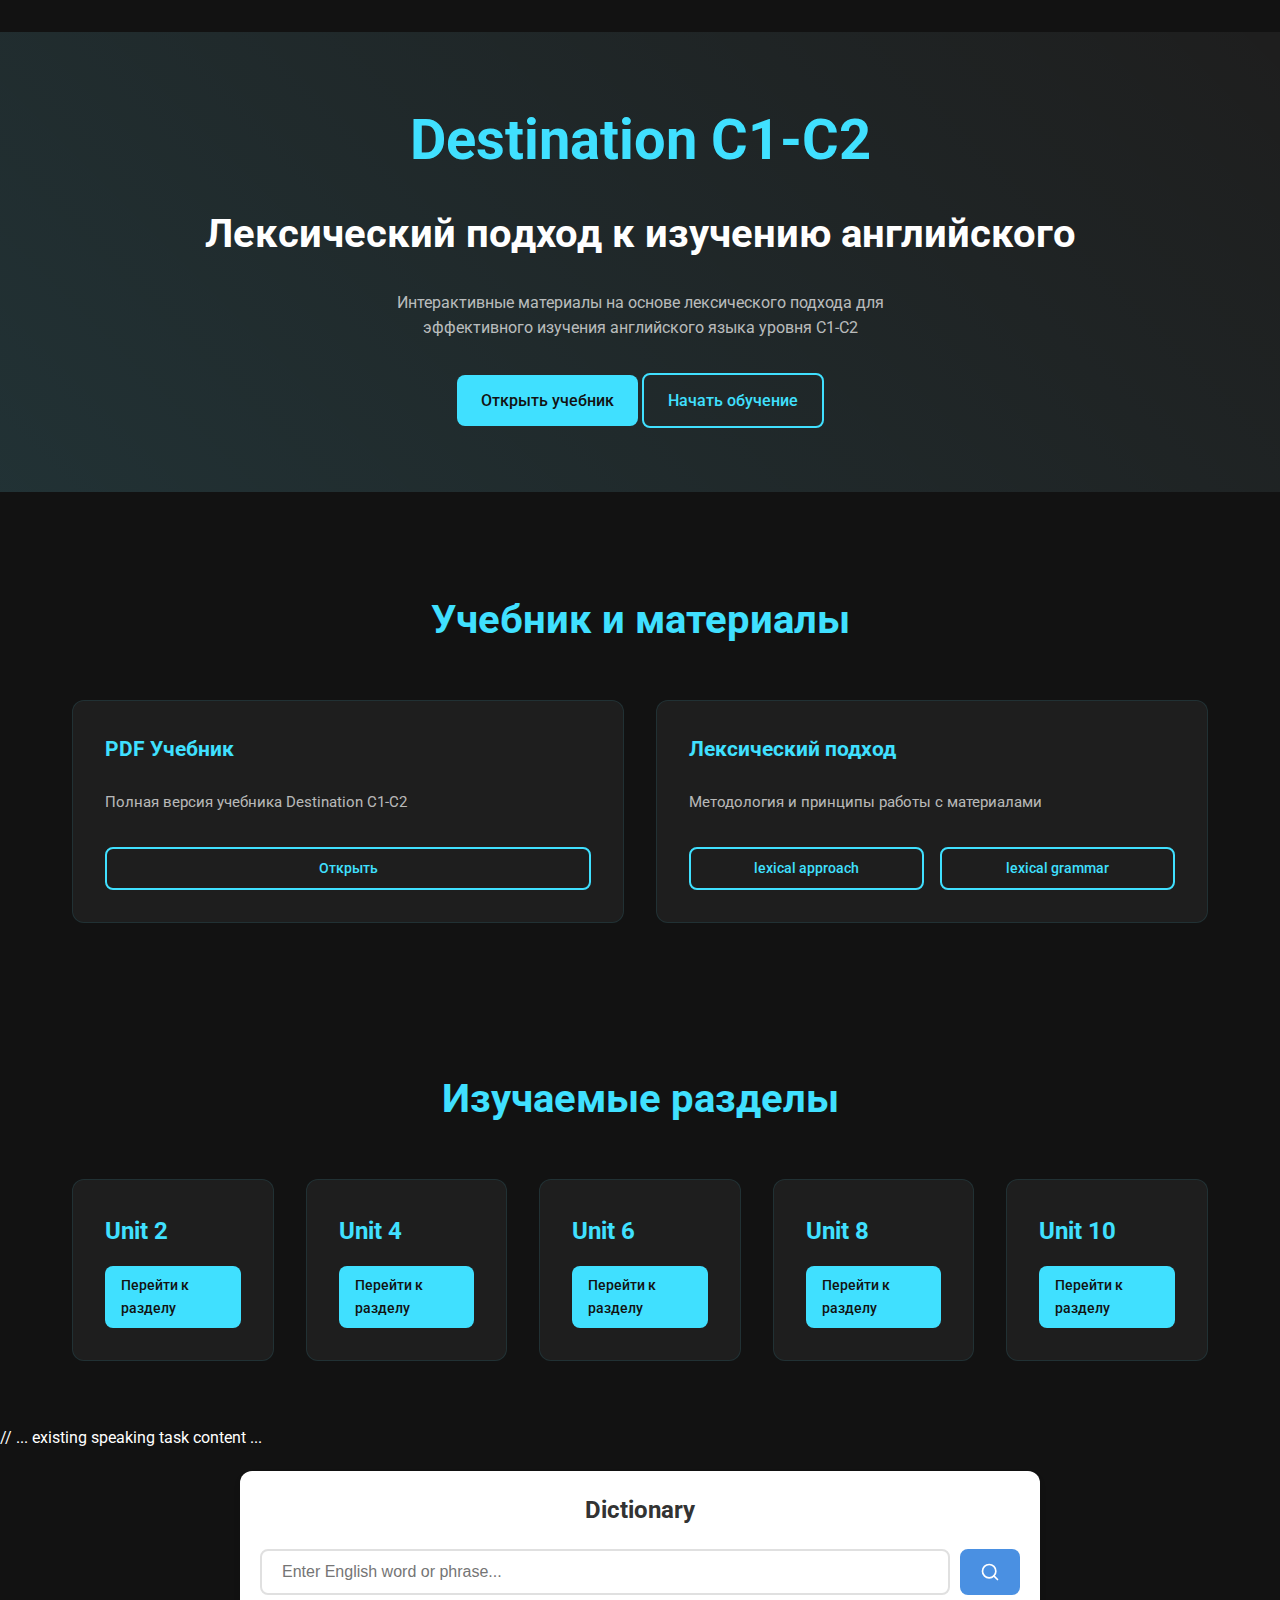
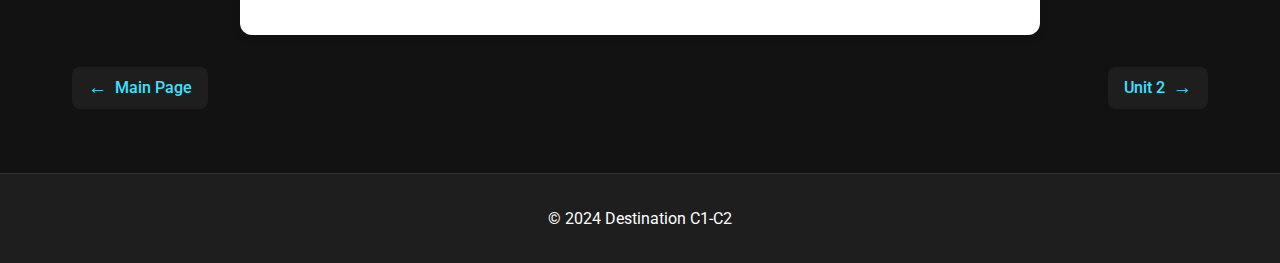
<file: index.html>
<!DOCTYPE html>
<html lang="ru">
<head>
    <meta charset="UTF-8">
    <meta name="viewport" content="width=device-width, initial-scale=1.0">
    <title>Destination C1-C2 - Лексический подход</title>
    <link rel="stylesheet" href="css/style.css">
    <link href="https://fonts.googleapis.com/css2?family=Roboto:wght@300;400;500;700&display=swap" rel="stylesheet">
</head>
<body>
    <main class="main">
        <section class="hero">
            <h1>Destination C1-C2</h1>
            <h2>Лексический подход к изучению английского</h2>
            <p>Интерактивные материалы на основе лексического подхода для эффективного изучения английского языка уровня C1-C2</p>
            <div class="cta-buttons">
                <a href="Destination-C1-C2-Grammar-and-Vocabulary.pdf" class="btn btn-primary" target="_blank">Открыть учебник</a>
                <a href="units/unit2.html" class="btn btn-secondary">Начать обучение</a>
            </div>
        </section>

        <section id="textbook" class="section">
            <h2>Учебник и материалы</h2>
            <div class="materials-grid">
                <div class="material-card">
                    <h3>PDF Учебник</h3>
                    <p>Полная версия учебника Destination C1-C2</p>
                    <a href="Destination-C1-C2-Grammar-and-Vocabulary.pdf" class="btn btn-secondary btn-sm" target="_blank">Открыть</a>
                </div>
                <div class="material-card">
                    <h3>Лексический подход</h3>
                    <p>Методология и принципы работы с материалами</p>
                    <div class="btn-group">
                        <a href="Lewis_Michael_the_lexical_approach.pdf" class="btn btn-secondary btn-sm" target="_blank">lexical approach
                        </a>
                        <a href="selivan_leo_lexical_grammar.pdf" class="btn btn-secondary btn-sm" target="_blank">lexical grammar</a>
                    </div>
                </div>
            </div>
        </section>

        <section id="units" class="section">
            <h2>Изучаемые разделы</h2>
            <div class="units-grid">
                <div class="unit-card">
                    <h3>Unit 2</h3>
                    <a href="units/unit2.html" class="btn btn-primary btn-sm">Перейти к разделу</a>
                </div>
                <div class="unit-card">
                    <h3>Unit 4</h3>
                    <a href="#" class="btn btn-primary btn-sm">Перейти к разделу</a>
                </div>
                <div class="unit-card">
                    <h3>Unit 6</h3>
                    <a href="#" class="btn btn-primary btn-sm">Перейти к разделу</a>
                </div>
                <div class="unit-card">
                    <h3>Unit 8</h3>
                    <a href="#" class="btn btn-primary btn-sm">Перейти к разделу</a>
                </div>
                <div class="unit-card">
                    <h3>Unit 10</h3>
                    <a href="#" class="btn btn-primary btn-sm">Перейти к разделу</a>
                </div>
            </div>
        </section>

        <div class="speaking-container">
            // ... existing speaking task content ...
        </div>

        <div class="dictionary-container">
            <h2>Dictionary</h2>
            <div class="dictionary-search-container">
                <div class="search-box">
                    <input type="text" id="dictionary-search" placeholder="Enter English word or phrase..." class="dictionary-search">
                    <button id="search-button" class="search-button">
                        <svg xmlns="http://www.w3.org/2000/svg" width="20" height="20" viewBox="0 0 24 24" fill="none" stroke="currentColor" stroke-width="2" stroke-linecap="round" stroke-linejoin="round">
                            <circle cx="11" cy="11" r="8"></circle>
                            <line x1="21" y1="21" x2="16.65" y2="16.65"></line>
                        </svg>
                    </button>
                </div>
            </div>
            <div id="dictionary-results" class="dictionary-results"></div>
        </div>

        <style>
        .dictionary-container {
            max-width: 800px;
            margin: 20px auto;
            padding: 20px;
            background: #fff;
            border-radius: 12px;
            box-shadow: 0 4px 6px rgba(0,0,0,0.1);
        }

        .dictionary-container h2 {
            color: #333;
            margin-bottom: 20px;
            font-size: 24px;
            text-align: center;
        }

        .dictionary-search-container {
            margin-bottom: 20px;
        }

        .search-box {
            display: flex;
            gap: 10px;
            position: relative;
        }

        .dictionary-search {
            flex: 1;
            padding: 12px 20px;
            font-size: 16px;
            border: 2px solid #e0e0e0;
            border-radius: 8px;
            transition: all 0.3s ease;
        }

        .dictionary-search:focus {
            outline: none;
            border-color: #4a90e2;
            box-shadow: 0 0 0 3px rgba(74, 144, 226, 0.1);
        }

        .search-button {
            padding: 12px 20px;
            background: #4a90e2;
            border: none;
            border-radius: 8px;
            color: white;
            cursor: pointer;
            transition: all 0.3s ease;
            display: flex;
            align-items: center;
            justify-content: center;
        }

        .search-button:hover {
            background: #357abd;
            transform: translateY(-1px);
        }

        .search-button:active {
            transform: translateY(0);
        }

        .dictionary-results {
            margin-top: 20px;
            max-height: 400px;
            overflow-y: auto;
            padding-right: 10px;
        }

        .dictionary-list {
            list-style: none;
            padding: 0;
            margin: 0;
        }

        .dictionary-item {
            display: flex;
            justify-content: space-between;
            align-items: center;
            padding: 15px;
            border-bottom: 1px solid #eee;
            transition: background-color 0.2s ease;
        }

        .dictionary-item:hover {
            background-color: #f8f9fa;
        }

        .dictionary-text {
            font-weight: 600;
            color: #2c3e50;
            font-size: 16px;
        }

        .dictionary-translation {
            color: #666;
            margin: 0 15px;
            font-size: 15px;
        }

        .dictionary-type {
            color: #888;
            font-size: 0.85em;
            text-transform: capitalize;
            padding: 4px 8px;
            background: #f0f2f5;
            border-radius: 4px;
        }

        /* Стилизация скроллбара */
        .dictionary-results::-webkit-scrollbar {
            width: 8px;
        }

        .dictionary-results::-webkit-scrollbar-track {
            background: #f1f1f1;
            border-radius: 4px;
        }

        .dictionary-results::-webkit-scrollbar-thumb {
            background: #ccc;
            border-radius: 4px;
        }

        .dictionary-results::-webkit-scrollbar-thumb:hover {
            background: #999;
        }
        </style>

        <nav class="bottom-nav">
            <a href="index.html" class="nav-arrow">
                <span class="arrow">←</span>
                <span>Main Page</span>
            </a>
            <a href="units/unit2.html" class="nav-arrow">
                <span>Unit 2</span>
                <span class="arrow">→</span>
            </a>
        </nav>
    </main>

    <footer class="footer">
        <p>&copy; 2024 Destination C1-C2</p>
    </footer>
</body>
</html>
</file>
<file: css/style.css>
:root {
    --primary-color: #40E0FF;
    --primary-dark: #2CB1CC;
    --background-dark: #121212;
    --surface-dark: #1E1E1E;
    --text-light: #FFFFFF;
    --text-secondary: rgba(255, 255, 255, 0.7);
}

* {
    margin: 0;
    padding: 0;
    box-sizing: border-box;
}

body {
    font-family: 'Roboto', sans-serif;
    background-color: var(--background-dark);
    color: var(--text-light);
    line-height: 1.6;
}

/* Header styles */
.header {
    background-color: var(--surface-dark);
    padding: 1rem 2rem;
    width: 100%;
    z-index: 1000;
    box-shadow: 0 2px 10px rgba(0, 0, 0, 0.3);
}

.nav {
    display: flex;
    justify-content: space-between;
    align-items: center;
    max-width: 1200px;
    margin: 0 auto;
}

.logo {
    font-size: 1.5rem;
    font-weight: 700;
    color: var(--primary-color);
    text-decoration: none;
    transition: color 0.3s ease;
}

.logo:hover {
    color: var(--primary-dark);
}

.nav-links {
    display: flex;
    list-style: none;
    gap: 2rem;
}

.nav-links a {
    color: var(--text-light);
    text-decoration: none;
    transition: color 0.3s ease;
    font-weight: 500;
}

.nav-links a:hover {
    color: var(--primary-color);
}

/* Main content styles */
.main {
    padding-top: 2rem;
}

.hero {
    text-align: center;
    padding: 4rem 2rem;
    background-color: var(--surface-dark);
    margin-bottom: 2rem;
    position: relative;
    overflow: hidden;
}

.hero::after {
    content: '';
    position: absolute;
    top: 0;
    left: 0;
    right: 0;
    bottom: 0;
    background: linear-gradient(45deg, rgba(64, 224, 255, 0.1), transparent);
    z-index: 1;
}

.hero > * {
    position: relative;
    z-index: 2;
}

.hero h1 {
    font-size: 3.5rem;
    color: var(--primary-color);
    margin-bottom: 1rem;
}

.hero h2 {
    font-size: 2.5rem;
    margin-bottom: 1.5rem;
}

.hero p {
    max-width: 600px;
    margin: 0 auto 2rem;
    color: var(--text-secondary);
}

/* Button styles */
.btn {
    padding: 0.8rem 1.5rem;
    border-radius: 8px;
    text-decoration: none;
    font-weight: 500;
    transition: all 0.3s ease;
    display: inline-block;
}

.btn-sm {
    padding: 0.5rem 1rem;
    font-size: 0.9rem;
}

.btn-primary {
    background-color: var(--primary-color);
    color: var(--background-dark);
}

.btn-secondary {
    border: 2px solid var(--primary-color);
    color: var(--primary-color);
}

.btn:hover {
    transform: translateY(-2px);
    box-shadow: 0 4px 12px rgba(64, 224, 255, 0.3);
}

/* Units Grid */
.units-grid {
    display: grid;
    grid-template-columns: repeat(auto-fit, minmax(200px, 1fr));
    gap: 2rem;
    margin-top: 2rem;
}

.unit-card {
    background-color: var(--surface-dark);
    padding: 2rem;
    border-radius: 12px;
    transition: all 0.3s ease;
    border: 1px solid rgba(64, 224, 255, 0.1);
    display: flex;
    flex-direction: column;
    gap: 1rem;
}

.unit-card:hover {
    transform: translateY(-5px);
    border-color: var(--primary-color);
}

.unit-card h3 {
    color: var(--primary-color);
    font-size: 1.5rem;
}

.unit-card p {
    color: var(--text-secondary);
    flex-grow: 1;
}

/* Materials section */
.section {
    padding: 4rem 2rem;
    max-width: 1200px;
    margin: 0 auto;
}

.section + .section {
    margin-top: 1rem;
}

.section h2 {
    text-align: center;
    margin-bottom: 3rem;
    font-size: 2.5rem;
    color: var(--primary-color);
}

.materials-grid {
    display: grid;
    grid-template-columns: repeat(auto-fit, minmax(280px, 1fr));
    gap: 2rem;
}

.material-card {
    background-color: var(--surface-dark);
    padding: 2rem;
    border-radius: 12px;
    transition: all 0.3s ease;
    display: flex;
    flex-direction: column;
    gap: 1rem;
    border: 1px solid rgba(64, 224, 255, 0.1);
}

.material-card:hover {
    transform: translateY(-5px);
    box-shadow: 0 4px 20px rgba(64, 224, 255, 0.15);
    border-color: var(--primary-color);
}

.material-card h3 {
    color: var(--primary-color);
    font-size: 1.3rem;
    margin-bottom: 0.5rem;
}

.material-card p {
    color: var(--text-secondary);
    flex-grow: 1;
    margin-bottom: 1rem;
    font-size: 0.95rem;
    line-height: 1.6;
}

.btn-group {
    display: flex;
    gap: 1rem;
    margin-top: auto;
}

.material-card .btn {
    width: 100%;
    text-align: center;
    display: flex;
    align-items: center;
    justify-content: center;
    gap: 0.5rem;
}

/* Footer styles */
.footer {
    background-color: var(--surface-dark);
    padding: 2rem;
    text-align: center;
    margin-top: 4rem;
    border-top: 1px solid rgba(255, 255, 255, 0.1);
}

/* Unit page styles */
.unit-header {
    background-color: var(--surface-dark);
    padding: 3rem 2rem;
    text-align: center;
    margin-bottom: 2rem;
}

.unit-header h1 {
    font-size: 3rem;
    color: var(--primary-color);
    margin-bottom: 1rem;
}

.unit-description {
    color: var(--text-secondary);
    max-width: 600px;
    margin: 0 auto;
}

.unit-content {
    max-width: 1200px;
    margin: 0 auto;
    padding: 0 2rem;
}

.content-grid {
    display: grid;
    grid-template-columns: 1fr 1fr;
    gap: 2rem;
    margin-bottom: 3rem;
}

.content-card {
    background-color: var(--surface-dark);
    padding: 2rem;
    border-radius: 12px;
    height: 100%;
}

.content-card h2 {
    color: var(--primary-color);
    margin-bottom: 1.5rem;
    font-size: 1.8rem;
}

.material-list, .assignments-list {
    display: flex;
    flex-direction: column;
    gap: 2rem;
}

.material-item h3, .assignment-item h3 {
    color: var(--text-light);
    margin-bottom: 1rem;
    font-size: 1.3rem;
}

.material-item ul, .assignment-item ul {
    list-style: none;
    padding-left: 0;
}

.material-item ul li, .assignment-item ul li {
    margin-bottom: 0.8rem;
    color: var(--text-secondary);
}

.material-item ul li a {
    color: var(--primary-color);
    text-decoration: none;
    transition: color 0.3s ease;
}

.material-item ul li a:hover {
    color: var(--primary-dark);
}

.status {
    display: inline-block;
    margin-right: 0.5rem;
}

.status.completed {
    color: #4CAF50;
}

.status.pending {
    color: #FFC107;
}

.unit-progress {
    max-width: 1200px;
    margin: 0 auto;
    padding: 2rem;
    background-color: var(--surface-dark);
    border-radius: 12px;
    text-align: center;
}

.unit-progress h2 {
    color: var(--primary-color);
    margin-bottom: 1.5rem;
}

.progress-bar {
    background-color: rgba(64, 224, 255, 0.1);
    border-radius: 100px;
    height: 20px;
    overflow: hidden;
    margin-bottom: 1rem;
}

.progress {
    background-color: var(--primary-color);
    height: 100%;
    display: flex;
    align-items: center;
    justify-content: center;
    font-size: 0.8rem;
    color: var(--background-dark);
    transition: width 0.3s ease;
}

.progress-info {
    color: var(--text-secondary);
}

/* Bottom Navigation */
.bottom-nav {
    display: flex;
    justify-content: space-between;
    max-width: 1200px;
    margin: 2rem auto;
    padding: 0 2rem;
}

.nav-arrow {
    display: flex;
    align-items: center;
    gap: 0.5rem;
    color: var(--primary-color);
    text-decoration: none;
    font-weight: 500;
    transition: all 0.3s ease;
    padding: 0.5rem 1rem;
    border-radius: 8px;
    background-color: var(--surface-dark);
}

.nav-arrow:hover {
    background-color: rgba(64, 224, 255, 0.1);
    transform: translateY(-2px);
}

.arrow {
    font-size: 1.2em;
    line-height: 1;
}

/* Mobile optimizations */
@media (max-width: 768px) {
    html {
        font-size: 15px;
    }

    .btn {
        min-height: 44px;
        display: flex;
        align-items: center;
        justify-content: center;
        padding: 0.8rem 1.2rem;
    }

    .hero {
        padding: 3rem 1rem;
    }

    .hero h1 {
        font-size: 2.5rem;
        line-height: 1.2;
    }

    .hero h2 {
        font-size: 1.8rem;
        line-height: 1.3;
    }

    .hero p {
        font-size: 1rem;
        max-width: 100%;
        padding: 0 1rem;
    }

    .cta-buttons {
        display: flex;
        flex-direction: column;
        gap: 1rem;
        padding: 0 1rem;
    }

    .cta-buttons .btn {
    .btn {
        width: 100%;
        text-align: center;
        padding: 0.8rem;
        font-size: 0.9rem;
    }

    .section {
        padding: 2rem 1rem;
    }

    .section h2 {
        font-size: 1.8rem;
        margin-bottom: 2rem;
    }

    .materials-grid,
    .units-grid {
        grid-template-columns: 1fr;
        gap: 1rem;
    }

    .material-card,
    .unit-card {
        width: 100%;
        margin: 0;
        padding: 1.5rem;
    }

    .material-card h3,
    .unit-card h3 {
        font-size: 1.2rem;
    }

    .material-card p,
    .unit-card p {
        font-size: 0.9rem;
    }

    .unit-header h1 {
        font-size: 2.5rem;
    }

    .btn-group {
        flex-direction: column;
        width: 100%;
    }

    .btn-group .btn {
        width: 100%;
        margin: 0.25rem 0;
    }

    .bottom-nav {
        padding: 0 1rem;
        margin: 1.5rem auto;
    }

    .nav-arrow {
        padding: 0.5rem;
        font-size: 0.9rem;
    }
}

@media (max-width: 480px) {
    .header {
        padding: 0.5rem;
    }

    .logo {
        font-size: 1.2rem;
    }

    .nav-links {
        flex-wrap: wrap;
        justify-content: center;
    }

    .nav-links li {
        width: calc(50% - 0.5rem);
        text-align: center;
    }

    .nav-links a {
        display: block;
        padding: 0.5rem;
        font-size: 0.8rem;
    }

    .hero h1 {
        font-size: 1.8rem;
    }

    .hero h2 {
        font-size: 1.3rem;
    }

    .section {
        padding: 1.5rem 1rem;
    }

    .material-card,
    .unit-card {
        padding: 1rem;
    }

    .material-card h3,
    .unit-card h3 {
        font-size: 1.2rem;
    }

    .bottom-nav {
        padding: 0 0.5rem;
        margin: 1rem auto;
    }

    .nav-arrow span:not(.arrow) {
        display: none;
    }

    .arrow {
        font-size: 1.5em;
    }
}
</file>
